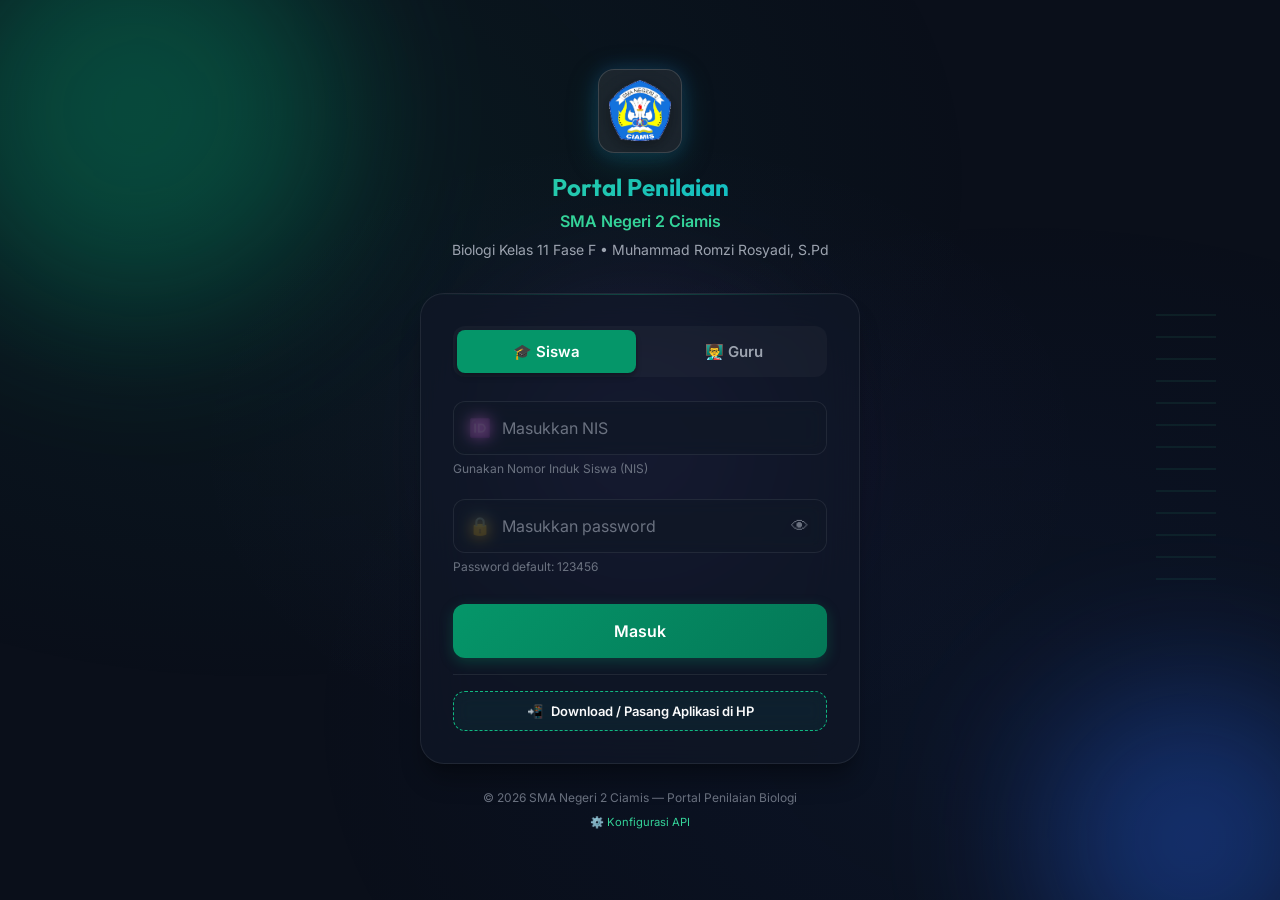
<file: public/index.html>
<!DOCTYPE html>
<html lang="id">
<head>
  <meta charset="UTF-8">
  <meta name="viewport" content="width=device-width, initial-scale=1.0">
  <meta name="description" content="Portal Penilaian Biologi Kelas 11 Fase F - SMA Negeri 2 Ciamis">
  <title>Login - Penilaian Biologi | SMA Negeri 2 Ciamis</title>
  <link rel="stylesheet" href="css/global.css">
  <link rel="stylesheet" href="css/auth.css">
  <link rel="icon" type="image/png" href="images/icon-192.png">
  <link rel="manifest" href="manifest.json">
  <meta name="theme-color" content="#0f172a">
  <meta name="apple-mobile-web-app-capable" content="yes">
  <meta name="apple-mobile-web-app-status-bar-style" content="black-translucent">
  <meta name="apple-mobile-web-app-title" content="Nilai Biologi">
  <link rel="apple-touch-icon" href="images/apple-touch-icon.png">
</head>
<body>
  <!-- Animated Background -->
  <div class="auth-bg">
    <div class="orb orb-1"></div>
    <div class="orb orb-2"></div>
    <div class="orb orb-3"></div>
  </div>
  <div class="dna-decoration"></div>

  <div class="auth-page">
    <div class="auth-container">
      <!-- Header -->
      <div class="auth-header">
        <div class="auth-logo">
          <img src="images/logo.png" alt="Logo SMA Negeri 2 Ciamis" onerror="this.src='https://blogger.googleusercontent.com/img/b/R29vZ2xl/AVvXsEjkivZZWq710R9bcyNcRC5qdeCUQ-JhiFTtUJ5vYfSG-nGZqXLM-mfZFDnoxuENZ3LWV1Tk9NGomIpD1XygvXTJMbczibyejOxEx6-_Y9rVB_Cr91KdTQuk1UjXwNugQPx-o9ei7t3BxC-f40yuK-bmp47VkKHaoOhOzqESITzCQV50QIxNc32bv65Qom9q/s320/download.png'">
        </div>
        <h1 class="text-gradient">Portal Penilaian</h1>
        <div class="school-name">SMA Negeri 2 Ciamis</div>
        <div class="teacher-name">Biologi Kelas 11 Fase F • Muhammad Romzi Rosyadi, S.Pd</div>
      </div>

      <!-- API Setup Notice (hidden after configured) -->
      <div class="card mb-6" id="apiSetup" style="display: none;">
        <div class="card-header">
          <h4>⚙️ Konfigurasi API</h4>
        </div>
        <div class="card-body">
          <p class="text-sm text-muted mb-4">Masukkan URL deployment Google Apps Script Anda:</p>
          <div class="form-group">
            <input type="url" class="form-input" id="apiUrlInput" placeholder="https://script.google.com/macros/s/xxxxx/exec">
          </div>
          <button class="btn btn-primary w-full" onclick="saveApiUrl()">Simpan & Lanjutkan</button>
        </div>
      </div>

      <!-- Login Card -->
      <div class="auth-card" id="loginCard">
        <!-- Role Switcher -->
        <div class="role-switcher">
          <button class="role-btn active" data-role="siswa" onclick="switchRole('siswa')">
            🎓 Siswa
          </button>
          <button class="role-btn" data-role="guru" onclick="switchRole('guru')">
            👨‍🏫 Guru
          </button>
        </div>

        <!-- Error Message -->
        <div class="login-error" id="loginError">
          <span>⚠</span>
          <span id="loginErrorText"></span>
        </div>

        <!-- Login Form -->
        <form class="login-form" id="loginForm" onsubmit="handleLogin(event)">
          <!-- Username / NIS -->
          <div class="form-group">
            <div class="input-icon-wrapper">
              <span class="input-icon">🆔</span>
              <input type="text" class="form-input" id="loginUsername" 
                     placeholder="Masukkan NIS" required autocomplete="username">
            </div>
            <div class="form-hint" id="usernameHint">Gunakan Nomor Induk Siswa (NIS)</div>
          </div>

          <!-- Password -->
          <div class="form-group">
            <div class="input-icon-wrapper">
              <span class="input-icon">🔒</span>
              <input type="password" class="form-input" id="loginPassword" 
                     placeholder="Masukkan password" required autocomplete="current-password">
              <button type="button" class="password-toggle" onclick="togglePassword()">
                👁
              </button>
            </div>
            <div class="form-hint" id="passwordHint">Password default: 123456</div>
          </div>

          <!-- Submit -->
          <button type="submit" class="btn btn-primary login-btn" id="loginBtn">
            <span id="loginBtnText">Masuk</span>
            <div class="spinner spinner-sm" id="loginSpinner" style="display: none;"></div>
          </button>
        </form>

        <!-- PWA Install Button -->
        <div style="margin-top: var(--space-4); border-top: 1px solid var(--border-primary); padding-top: var(--space-4);">
          <button type="button" class="btn btn-secondary btn-sm w-full" onclick="UI.triggerPwaInstall()" style="display: flex; align-items: center; justify-content: center; gap: 8px; border: 1px dashed var(--primary-500); background: rgba(13, 148, 136, 0.08); font-weight: 600; padding: 10px;">
            <span>📲</span> Download / Pasang Aplikasi di HP
          </button>
        </div>
      </div>

      <!-- Footer -->
      <div class="auth-footer">
        <p>© 2026 SMA Negeri 2 Ciamis — Portal Penilaian Biologi</p>
        <p style="margin-top: 4px;">
          <a href="#" onclick="showApiConfig()" style="font-size: 0.7rem;">⚙️ Konfigurasi API</a>
        </p>
      </div>
    </div>
  </div>

  <script src="js/api.js"></script>
  <script src="js/ui.js"></script>
  <script>
    let currentRole = 'siswa';

    // Check if API is configured
    document.addEventListener('DOMContentLoaded', () => {
      // Check if user just logged out
      try {
        if (sessionStorage.getItem('just_logged_out')) {
          sessionStorage.removeItem('just_logged_out');
          if (typeof UI !== 'undefined' && UI.toastInfo) {
            UI.toastInfo('Berhasil Keluar', 'Anda telah keluar dari aplikasi.');
          }
        }
      } catch (e) {}

      const apiUrl = API.getBaseUrl();
      if (!apiUrl) {
        document.getElementById('apiSetup').style.display = 'block';
        document.getElementById('loginCard').style.display = 'none';
      }

      // Auto-redirect if logged in
      if (API.isLoggedIn()) {
        const user = API.getUser();
        if (user && user.role === 'guru') {
          window.location.replace('guru/dashboard.html');
        } else if (user && user.role === 'siswa') {
          window.location.replace('siswa/dashboard.html');
        }
      }
    });

    function saveApiUrl() {
      const url = document.getElementById('apiUrlInput').value.trim();
      if (!url) {
        UI.toastError('Error', 'Masukkan URL yang valid');
        return;
      }
      API.setBaseUrl(url);
      document.getElementById('apiSetup').style.display = 'none';
      document.getElementById('loginCard').style.display = 'block';
      UI.toastSuccess('Berhasil', 'API URL berhasil disimpan');
    }

    function showApiConfig() {
      document.getElementById('apiSetup').style.display = 'block';
      document.getElementById('apiUrlInput').value = API.getBaseUrl();
    }

    function switchRole(role) {
      currentRole = role;
      document.querySelectorAll('.role-btn').forEach(btn => {
        btn.classList.toggle('active', btn.dataset.role === role);
      });

      const usernameInput = document.getElementById('loginUsername');
      const usernameHint = document.getElementById('usernameHint');
      const passwordHint = document.getElementById('passwordHint');

      if (role === 'siswa') {
        usernameInput.placeholder = 'Masukkan NIS';
        usernameHint.textContent = 'Gunakan Nomor Induk Siswa (NIS)';
        passwordHint.textContent = 'Password default: 123456';
      } else {
        usernameInput.placeholder = 'Username guru';
        usernameHint.textContent = 'Gunakan username yang diberikan';
        passwordHint.textContent = '';
      }

      // Clear error
      document.getElementById('loginError').classList.remove('show');
    }

    function togglePassword() {
      const input = document.getElementById('loginPassword');
      const btn = document.querySelector('.password-toggle');
      if (input.type === 'password') {
        input.type = 'text';
        btn.textContent = '🙈';
      } else {
        input.type = 'password';
        btn.textContent = '👁';
      }
    }

    async function handleLogin(e) {
      e.preventDefault();

      const username = document.getElementById('loginUsername').value.trim();
      const password = document.getElementById('loginPassword').value;
      const errorEl = document.getElementById('loginError');
      const errorText = document.getElementById('loginErrorText');
      const btn = document.getElementById('loginBtn');
      const btnText = document.getElementById('loginBtnText');
      const spinner = document.getElementById('loginSpinner');

      errorEl.classList.remove('show');

      // Validate
      if (!username || !password) {
        errorText.textContent = 'Username dan password harus diisi';
        errorEl.classList.add('show');
        return;
      }

      // Loading state
      btn.disabled = true;
      btnText.textContent = 'Memproses...';
      spinner.style.display = 'inline-block';

      try {
        const data = await API.login(username, password, currentRole);
        
        UI.toastSuccess('Login Berhasil', `Selamat datang, ${data.user.nama || data.user.name}!`);

        setTimeout(() => {
          if (data.user.role === 'guru') {
            window.location.replace('guru/dashboard.html');
          } else {
            window.location.replace('siswa/dashboard.html');
          }
        }, 300);

      } catch (err) {
        errorText.textContent = err.message;
        errorEl.classList.add('show');
        btn.disabled = false;
        btnText.textContent = 'Masuk';
        spinner.style.display = 'none';
      }
    }
  </script>
</body>
</html>
</file>
<file: public/css/global.css>
/* ============================================================
   DESIGN SYSTEM - Aplikasi Penilaian Biologi
   SMA Negeri 2 Ciamis
   ============================================================ */

@import url('https://fonts.googleapis.com/css2?family=Inter:wght@300;400;500;600;700;800&family=Outfit:wght@400;500;600;700;800&display=swap');

/* ============================================================
   CSS CUSTOM PROPERTIES
   ============================================================ */
:root {
  /* Primary Colors - Emerald Green (Biology theme) */
  --primary-50: #ecfdf5;
  --primary-100: #d1fae5;
  --primary-200: #a7f3d0;
  --primary-300: #6ee7b7;
  --primary-400: #34d399;
  --primary-500: #10b981;
  --primary-600: #059669;
  --primary-700: #047857;
  --primary-800: #065f46;
  --primary-900: #064e3b;

  /* Secondary Colors - Deep Blue */
  --secondary-50: #eff6ff;
  --secondary-100: #dbeafe;
  --secondary-200: #bfdbfe;
  --secondary-300: #93c5fd;
  --secondary-400: #60a5fa;
  --secondary-500: #3b82f6;
  --secondary-600: #2563eb;
  --secondary-700: #1d4ed8;
  --secondary-800: #1e40af;
  --secondary-900: #1e3a8a;

  /* Accent Colors */
  --accent-amber: #f59e0b;
  --accent-amber-light: #fbbf24;
  --accent-rose: #f43f5e;
  --accent-rose-light: #fb7185;
  --accent-violet: #8b5cf6;
  --accent-violet-light: #a78bfa;
  --accent-teal: #14b8a6;
  --accent-cyan: #06b6d4;

  /* Dark Theme */
  --bg-primary: #0a0f1a;
  --bg-secondary: #111827;
  --bg-tertiary: #1f2937;
  --bg-card: rgba(17, 24, 39, 0.7);
  --bg-glass: rgba(17, 24, 39, 0.5);
  --bg-glass-light: rgba(31, 41, 55, 0.6);
  --bg-hover: rgba(31, 41, 55, 0.8);

  /* Surface */
  --surface-1: rgba(255, 255, 255, 0.03);
  --surface-2: rgba(255, 255, 255, 0.06);
  --surface-3: rgba(255, 255, 255, 0.09);

  /* Text Colors */
  --text-primary: #f9fafb;
  --text-secondary: #d1d5db;
  --text-tertiary: #9ca3af;
  --text-muted: #6b7280;
  --text-inverse: #111827;

  /* Border */
  --border-primary: rgba(255, 255, 255, 0.08);
  --border-secondary: rgba(255, 255, 255, 0.12);
  --border-focus: rgba(16, 185, 129, 0.5);

  /* Status */
  --success: #10b981;
  --success-bg: rgba(16, 185, 129, 0.15);
  --warning: #f59e0b;
  --warning-bg: rgba(245, 158, 11, 0.15);
  --danger: #f43f5e;
  --danger-bg: rgba(244, 63, 94, 0.15);
  --info: #3b82f6;
  --info-bg: rgba(59, 130, 246, 0.15);

  /* Shadows */
  --shadow-sm: 0 1px 2px rgba(0, 0, 0, 0.3);
  --shadow-md: 0 4px 6px -1px rgba(0, 0, 0, 0.3), 0 2px 4px -2px rgba(0, 0, 0, 0.2);
  --shadow-lg: 0 10px 15px -3px rgba(0, 0, 0, 0.3), 0 4px 6px -4px rgba(0, 0, 0, 0.2);
  --shadow-xl: 0 20px 25px -5px rgba(0, 0, 0, 0.3), 0 8px 10px -6px rgba(0, 0, 0, 0.2);
  --shadow-glow: 0 0 20px rgba(16, 185, 129, 0.15);
  --shadow-glow-lg: 0 0 40px rgba(16, 185, 129, 0.2);

  /* Spacing */
  --space-1: 0.25rem;
  --space-2: 0.5rem;
  --space-3: 0.75rem;
  --space-4: 1rem;
  --space-5: 1.25rem;
  --space-6: 1.5rem;
  --space-8: 2rem;
  --space-10: 2.5rem;
  --space-12: 3rem;
  --space-16: 4rem;

  /* Border Radius */
  --radius-sm: 0.375rem;
  --radius-md: 0.5rem;
  --radius-lg: 0.75rem;
  --radius-xl: 1rem;
  --radius-2xl: 1.5rem;
  --radius-full: 9999px;

  /* Transitions */
  --transition-fast: 150ms cubic-bezier(0.4, 0, 0.2, 1);
  --transition-normal: 250ms cubic-bezier(0.4, 0, 0.2, 1);
  --transition-slow: 350ms cubic-bezier(0.4, 0, 0.2, 1);
  --transition-spring: 500ms cubic-bezier(0.34, 1.56, 0.64, 1);

  /* Font */
  --font-sans: 'Inter', -apple-system, BlinkMacSystemFont, 'Segoe UI', sans-serif;
  --font-heading: 'Outfit', 'Inter', sans-serif;

  /* Z-index layers */
  --z-dropdown: 100;
  --z-sticky: 200;
  --z-fixed: 300;
  --z-modal-backdrop: 400;
  --z-modal: 500;
  --z-toast: 600;
  --z-tooltip: 700;
}

/* ============================================================
   RESET & BASE
   ============================================================ */
*, *::before, *::after {
  margin: 0;
  padding: 0;
  box-sizing: border-box;
}

html {
  font-size: 16px;
  scroll-behavior: smooth;
  -webkit-font-smoothing: antialiased;
  -moz-osx-font-smoothing: grayscale;
}

body {
  font-family: var(--font-sans);
  background: var(--bg-primary);
  color: var(--text-primary);
  line-height: 1.6;
  min-height: 100vh;
  overflow-x: hidden;
}

/* Animated Background */
body::before {
  content: '';
  position: fixed;
  top: 0;
  left: 0;
  width: 100%;
  height: 100%;
  background: 
    radial-gradient(ellipse at 20% 20%, rgba(5, 150, 105, 0.08) 0%, transparent 50%),
    radial-gradient(ellipse at 80% 80%, rgba(37, 99, 235, 0.06) 0%, transparent 50%),
    radial-gradient(ellipse at 50% 50%, rgba(139, 92, 246, 0.04) 0%, transparent 50%);
  pointer-events: none;
  z-index: 0;
}

a {
  color: var(--primary-400);
  text-decoration: none;
  transition: color var(--transition-fast);
}

a:hover {
  color: var(--primary-300);
}

img {
  max-width: 100%;
  height: auto;
}

/* ============================================================
   TYPOGRAPHY
   ============================================================ */
h1, h2, h3, h4, h5, h6 {
  font-family: var(--font-heading);
  font-weight: 700;
  line-height: 1.2;
  color: var(--text-primary);
}

h1 { font-size: 2.25rem; }
h2 { font-size: 1.875rem; }
h3 { font-size: 1.5rem; }
h4 { font-size: 1.25rem; }
h5 { font-size: 1.125rem; }
h6 { font-size: 1rem; }

.text-gradient {
  background: linear-gradient(135deg, var(--primary-400), var(--accent-cyan));
  -webkit-background-clip: text;
  -webkit-text-fill-color: transparent;
  background-clip: text;
}

.text-sm { font-size: 0.875rem; }
.text-xs { font-size: 0.75rem; }
.text-lg { font-size: 1.125rem; }
.text-muted { color: var(--text-tertiary); }
.text-success { color: var(--success); }
.text-danger { color: var(--danger); }
.text-warning { color: var(--warning); }

/* ============================================================
   BUTTONS
   ============================================================ */
.btn {
  display: inline-flex;
  align-items: center;
  justify-content: center;
  gap: var(--space-2);
  padding: var(--space-3) var(--space-6);
  font-family: var(--font-sans);
  font-size: 0.875rem;
  font-weight: 600;
  border: none;
  border-radius: var(--radius-lg);
  cursor: pointer;
  transition: all var(--transition-normal);
  position: relative;
  overflow: hidden;
  white-space: nowrap;
  text-decoration: none;
  line-height: 1.4;
}

.btn::after {
  content: '';
  position: absolute;
  top: 50%;
  left: 50%;
  width: 0;
  height: 0;
  background: rgba(255, 255, 255, 0.15);
  border-radius: 50%;
  transform: translate(-50%, -50%);
  transition: width 0.6s ease, height 0.6s ease;
}

.btn:active::after {
  width: 300px;
  height: 300px;
}

.btn-primary {
  background: linear-gradient(135deg, var(--primary-600), var(--primary-700));
  color: white;
  box-shadow: 0 4px 14px rgba(5, 150, 105, 0.3);
}

.btn-primary:hover {
  background: linear-gradient(135deg, var(--primary-500), var(--primary-600));
  box-shadow: 0 6px 20px rgba(5, 150, 105, 0.4);
  transform: translateY(-1px);
}

.btn-secondary {
  background: var(--bg-glass-light);
  color: var(--text-primary);
  border: 1px solid var(--border-secondary);
  backdrop-filter: blur(8px);
}

.btn-secondary:hover {
  background: var(--bg-hover);
  border-color: var(--primary-600);
}

.btn-danger {
  background: linear-gradient(135deg, var(--accent-rose), #e11d48);
  color: white;
  box-shadow: 0 4px 14px rgba(244, 63, 94, 0.3);
}

.btn-danger:hover {
  box-shadow: 0 6px 20px rgba(244, 63, 94, 0.4);
  transform: translateY(-1px);
}

.btn-ghost {
  background: transparent;
  color: var(--text-secondary);
  border: 1px solid transparent;
}

.btn-ghost:hover {
  background: var(--surface-2);
  color: var(--text-primary);
}

.btn-success {
  background: linear-gradient(135deg, var(--primary-500), var(--accent-teal));
  color: white;
  box-shadow: 0 4px 14px rgba(16, 185, 129, 0.3);
}

.btn-success:hover {
  box-shadow: 0 6px 20px rgba(16, 185, 129, 0.4);
  transform: translateY(-1px);
}

.btn-sm {
  padding: var(--space-2) var(--space-4);
  font-size: 0.8125rem;
}

.btn-lg {
  padding: var(--space-4) var(--space-8);
  font-size: 1rem;
}

.btn-icon {
  width: 40px;
  height: 40px;
  padding: 0;
  border-radius: var(--radius-lg);
}

.btn-icon.btn-sm {
  width: 32px;
  height: 32px;
}

.btn:disabled {
  opacity: 0.5;
  cursor: not-allowed;
  transform: none !important;
}

/* ============================================================
   FORMS / INPUTS
   ============================================================ */
.form-group {
  margin-bottom: var(--space-5);
  position: relative;
}

.form-label {
  display: block;
  font-size: 0.875rem;
  font-weight: 500;
  color: var(--text-secondary);
  margin-bottom: var(--space-2);
}

.form-input,
.form-select,
.form-textarea {
  width: 100%;
  padding: var(--space-3) var(--space-4);
  background: var(--bg-glass);
  border: 1px solid var(--border-primary);
  border-radius: var(--radius-lg);
  color: var(--text-primary);
  font-family: var(--font-sans);
  font-size: 0.9375rem;
  transition: all var(--transition-fast);
  backdrop-filter: blur(8px);
}

.form-input:focus,
.form-select:focus,
.form-textarea:focus {
  outline: none;
  border-color: var(--primary-500);
  box-shadow: 0 0 0 3px rgba(16, 185, 129, 0.15), var(--shadow-glow);
}

.form-input::placeholder {
  color: var(--text-muted);
}

.form-select {
  appearance: none;
  background-image: url("data:image/svg+xml,%3Csvg xmlns='http://www.w3.org/2000/svg' width='16' height='16' fill='%239ca3af' viewBox='0 0 16 16'%3E%3Cpath d='M8 11L3 6h10z'/%3E%3C/svg%3E");
  background-repeat: no-repeat;
  background-position: right 12px center;
  padding-right: 36px;
  cursor: pointer;
}

.form-select option {
  background: var(--bg-secondary);
  color: var(--text-primary);
}

.form-textarea {
  resize: vertical;
  min-height: 80px;
}

.form-hint {
  font-size: 0.75rem;
  color: var(--text-muted);
  margin-top: var(--space-1);
}

.form-error {
  font-size: 0.75rem;
  color: var(--danger);
  margin-top: var(--space-1);
}

/* Input with icon */
.input-icon-wrapper {
  position: relative;
}

.input-icon-wrapper .form-input {
  padding-left: 44px;
}

.input-icon-wrapper .input-icon {
  position: absolute;
  left: 14px;
  top: 50%;
  transform: translateY(-50%);
  color: var(--text-muted);
  font-size: 1.1rem;
  pointer-events: none;
}

/* ============================================================
   CARDS
   ============================================================ */
.card {
  background: var(--bg-card);
  border: 1px solid var(--border-primary);
  border-radius: var(--radius-xl);
  padding: var(--space-6);
  backdrop-filter: blur(20px);
  transition: all var(--transition-normal);
  position: relative;
  overflow: hidden;
  min-width: 0;
  max-width: 100%;
  box-sizing: border-box;
}

.card::before {
  content: '';
  position: absolute;
  top: 0;
  left: 0;
  right: 0;
  height: 1px;
  background: linear-gradient(90deg, transparent, rgba(255,255,255,0.1), transparent);
}

.card:hover {
  border-color: var(--border-secondary);
  box-shadow: var(--shadow-lg);
}

.card-header {
  display: flex;
  align-items: center;
  justify-content: space-between;
  margin-bottom: var(--space-5);
}

.card-title {
  font-family: var(--font-heading);
  font-size: 1.125rem;
  font-weight: 600;
}

.card-body {
  position: relative;
}

.card-footer {
  margin-top: var(--space-5);
  padding-top: var(--space-4);
  border-top: 1px solid var(--border-primary);
}

/* Stat Card */
.stat-card {
  text-align: center;
  padding: var(--space-6);
}

.stat-card .stat-icon {
  width: 48px;
  height: 48px;
  border-radius: var(--radius-lg);
  display: flex;
  align-items: center;
  justify-content: center;
  font-size: 1.5rem;
  margin: 0 auto var(--space-4);
}

.stat-card .stat-value {
  font-family: var(--font-heading);
  font-size: 2rem;
  font-weight: 800;
  margin-bottom: var(--space-1);
}

.stat-card .stat-label {
  font-size: 0.8125rem;
  color: var(--text-tertiary);
  font-weight: 500;
}

/* ============================================================
   TABLES
   ============================================================ */
.table-container {
  display: block;
  width: 100%;
  max-width: 100%;
  min-width: 0;
  overflow-x: auto;
  overflow-y: visible;
  border-radius: var(--radius-lg);
  border: 1px solid var(--border-primary);
  scroll-behavior: smooth;
  -webkit-overflow-scrolling: touch;
  scrollbar-width: thin;
  scrollbar-color: var(--primary-600) #0d1524;
  box-sizing: border-box;
}

/* Prominent custom scrollbar for horizontal scrolling tables */
.table-container::-webkit-scrollbar {
  height: 10px;
  width: 10px;
}

.table-container::-webkit-scrollbar-track {
  background: #0d1524;
  border-radius: 6px;
  border: 1px solid rgba(255, 255, 255, 0.06);
}

.table-container::-webkit-scrollbar-thumb {
  background: linear-gradient(90deg, var(--primary-600), var(--primary-500));
  border-radius: 6px;
  border: 2px solid #0d1524;
}

.table-container::-webkit-scrollbar-thumb:hover {
  background: linear-gradient(90deg, var(--primary-500), var(--primary-400));
}

.table {
  width: 100%;
  border-collapse: collapse;
  font-size: 0.875rem;
}

.table thead {
  background: var(--bg-glass-light);
  position: sticky;
  top: 0;
  z-index: 1;
}

.table th {
  padding: var(--space-3) var(--space-4);
  text-align: left;
  font-weight: 600;
  color: var(--text-secondary);
  font-size: 0.8125rem;
  text-transform: uppercase;
  letter-spacing: 0.05em;
  border-bottom: 1px solid var(--border-primary);
  white-space: nowrap;
}

.table td {
  padding: var(--space-3) var(--space-4);
  border-bottom: 1px solid var(--border-primary);
  color: var(--text-primary);
  vertical-align: middle;
}

.table tbody tr {
  transition: background var(--transition-fast);
}

.table tbody tr:hover {
  background: var(--surface-2);
}

.table tbody tr:last-child td {
  border-bottom: none;
}

/* Editable cell */
.table td.editable {
  cursor: pointer;
  position: relative;
}

.table td.editable:hover {
  background: var(--surface-3);
}

.table td.editable input {
  width: 100%;
  padding: var(--space-1) var(--space-2);
  background: var(--bg-primary);
  border: 1px solid var(--primary-500);
  border-radius: var(--radius-sm);
  color: var(--text-primary);
  font-size: 0.875rem;
  font-family: var(--font-sans);
  text-align: center;
}

.table td.editable input:focus {
  outline: none;
  box-shadow: 0 0 0 2px rgba(16, 185, 129, 0.3);
}

/* Grade colors */
.grade-high { color: var(--success); font-weight: 600; }
.grade-mid { color: var(--accent-amber); font-weight: 600; }
.grade-low { color: var(--danger); font-weight: 600; }

/* ============================================================
   BADGES
   ============================================================ */
.badge {
  display: inline-flex;
  align-items: center;
  gap: var(--space-1);
  padding: var(--space-1) var(--space-3);
  font-size: 0.75rem;
  font-weight: 600;
  border-radius: var(--radius-full);
  white-space: nowrap;
}

.badge-success {
  background: var(--success-bg);
  color: var(--success);
}

.badge-danger {
  background: var(--danger-bg);
  color: var(--danger);
}

.badge-warning {
  background: var(--warning-bg);
  color: var(--warning);
}

.badge-info {
  background: var(--info-bg);
  color: var(--info);
}

.badge-neutral {
  background: var(--surface-3);
  color: var(--text-secondary);
}

/* Predikat badges */
.badge-A { background: rgba(16, 185, 129, 0.15); color: #34d399; }
.badge-B { background: rgba(59, 130, 246, 0.15); color: #60a5fa; }
.badge-C { background: rgba(245, 158, 11, 0.15); color: #fbbf24; }
.badge-D { background: rgba(244, 63, 94, 0.15); color: #fb7185; }

/* ============================================================
   MODAL
   ============================================================ */
.modal-overlay {
  position: fixed;
  inset: 0;
  background: rgba(0, 0, 0, 0.6);
  backdrop-filter: blur(4px);
  z-index: var(--z-modal-backdrop);
  display: flex;
  align-items: center;
  justify-content: center;
  padding: var(--space-4);
  opacity: 0;
  visibility: hidden;
  transition: all var(--transition-normal);
}

.modal-overlay.active {
  opacity: 1;
  visibility: visible;
}

.modal {
  background: var(--bg-secondary);
  border: 1px solid var(--border-secondary);
  border-radius: var(--radius-2xl);
  width: 100%;
  max-width: 500px;
  max-height: 90vh;
  overflow-y: auto;
  padding: var(--space-8);
  transform: scale(0.9) translateY(20px);
  transition: transform var(--transition-spring);
  position: relative;
}

.modal-overlay.active .modal {
  transform: scale(1) translateY(0);
}

.modal-close {
  position: absolute;
  top: var(--space-4);
  right: var(--space-4);
  width: 32px;
  height: 32px;
  display: flex;
  align-items: center;
  justify-content: center;
  background: var(--surface-2);
  border: none;
  border-radius: var(--radius-md);
  color: var(--text-secondary);
  cursor: pointer;
  transition: all var(--transition-fast);
  font-size: 1.2rem;
}

.modal-close:hover {
  background: var(--surface-3);
  color: var(--text-primary);
}

.modal h3 {
  margin-bottom: var(--space-6);
}

/* ============================================================
   TOAST NOTIFICATIONS
   ============================================================ */
.toast-container {
  position: fixed;
  top: var(--space-6);
  right: var(--space-6);
  z-index: var(--z-toast);
  display: flex;
  flex-direction: column;
  gap: var(--space-3);
  max-width: 400px;
}

.toast {
  background: var(--bg-secondary);
  border: 1px solid var(--border-secondary);
  border-radius: var(--radius-lg);
  padding: var(--space-4) var(--space-5);
  display: flex;
  align-items: flex-start;
  gap: var(--space-3);
  box-shadow: var(--shadow-xl);
  animation: toastSlideIn 0.4s var(--transition-spring) forwards;
  backdrop-filter: blur(20px);
  position: relative;
  overflow: hidden;
}

.toast::before {
  content: '';
  position: absolute;
  left: 0;
  top: 0;
  bottom: 0;
  width: 4px;
}

.toast-success::before { background: var(--success); }
.toast-error::before { background: var(--danger); }
.toast-warning::before { background: var(--warning); }
.toast-info::before { background: var(--info); }

.toast-icon {
  font-size: 1.25rem;
  flex-shrink: 0;
  margin-top: 2px;
}

.toast-success .toast-icon { color: var(--success); }
.toast-error .toast-icon { color: var(--danger); }
.toast-warning .toast-icon { color: var(--warning); }
.toast-info .toast-icon { color: var(--info); }

.toast-content {
  flex: 1;
}

.toast-title {
  font-weight: 600;
  font-size: 0.875rem;
  margin-bottom: var(--space-1);
}

.toast-message {
  font-size: 0.8125rem;
  color: var(--text-secondary);
}

.toast-close {
  background: none;
  border: none;
  color: var(--text-muted);
  cursor: pointer;
  padding: var(--space-1);
  font-size: 1rem;
  transition: color var(--transition-fast);
}

.toast-close:hover {
  color: var(--text-primary);
}

.toast-exit {
  animation: toastSlideOut 0.3s ease forwards;
}

@keyframes toastSlideIn {
  from {
    opacity: 0;
    transform: translateX(100%);
  }
  to {
    opacity: 1;
    transform: translateX(0);
  }
}

@keyframes toastSlideOut {
  from {
    opacity: 1;
    transform: translateX(0);
  }
  to {
    opacity: 0;
    transform: translateX(100%);
  }
}

/* ============================================================
   NOTIFICATION BELL
   ============================================================ */
.notification-bell {
  position: relative;
  cursor: pointer;
}

.notification-bell .bell-badge {
  position: absolute;
  top: -4px;
  right: -4px;
  width: 18px;
  height: 18px;
  background: var(--danger);
  color: white;
  font-size: 0.625rem;
  font-weight: 700;
  border-radius: 50%;
  display: flex;
  align-items: center;
  justify-content: center;
  animation: bellPulse 2s infinite;
}

@keyframes bellPulse {
  0%, 100% { transform: scale(1); }
  50% { transform: scale(1.15); }
}

.notification-bell .bell-icon {
  font-size: 1.3rem;
  color: var(--text-secondary);
  transition: color var(--transition-fast);
}

.notification-bell:hover .bell-icon {
  color: var(--primary-400);
}

.notification-bell.has-new .bell-icon {
  animation: bellShake 0.8s ease;
}

@keyframes bellShake {
  0%, 100% { transform: rotate(0); }
  15% { transform: rotate(15deg); }
  30% { transform: rotate(-15deg); }
  45% { transform: rotate(10deg); }
  60% { transform: rotate(-10deg); }
  75% { transform: rotate(5deg); }
}

/* Notification Dropdown */
.notification-dropdown {
  position: absolute;
  top: calc(100% + 8px);
  right: -8px;
  width: 360px;
  max-height: 400px;
  background: var(--bg-secondary);
  border: 1px solid var(--border-secondary);
  border-radius: var(--radius-xl);
  box-shadow: var(--shadow-xl);
  overflow: hidden;
  z-index: var(--z-dropdown);
  opacity: 0;
  visibility: hidden;
  transform: translateY(-8px);
  transition: all var(--transition-normal);
}

.notification-dropdown.active {
  opacity: 1;
  visibility: visible;
  transform: translateY(0);
}

.notification-dropdown-header {
  padding: var(--space-4) var(--space-5);
  border-bottom: 1px solid var(--border-primary);
  display: flex;
  align-items: center;
  justify-content: space-between;
}

.notification-dropdown-header h4 {
  font-size: 0.9375rem;
}

.notification-list {
  max-height: 320px;
  overflow-y: auto;
}

.notification-item {
  padding: var(--space-4) var(--space-5);
  border-bottom: 1px solid var(--border-primary);
  transition: background var(--transition-fast);
  cursor: pointer;
}

.notification-item:hover {
  background: var(--surface-2);
}

.notification-item:last-child {
  border-bottom: none;
}

.notification-item.unread {
  background: var(--surface-1);
  border-left: 3px solid var(--primary-500);
}

.notification-item .notif-text {
  font-size: 0.8125rem;
  color: var(--text-primary);
  margin-bottom: var(--space-1);
}

.notification-item .notif-time {
  font-size: 0.6875rem;
  color: var(--text-muted);
}

.notification-empty {
  padding: var(--space-8);
  text-align: center;
  color: var(--text-muted);
  font-size: 0.875rem;
}

/* ============================================================
   LOADING
   ============================================================ */
.loading-overlay {
  position: fixed;
  inset: 0;
  background: rgba(10, 15, 26, 0.8);
  display: flex;
  align-items: center;
  justify-content: center;
  z-index: var(--z-modal);
  backdrop-filter: blur(8px);
}

.spinner {
  width: 40px;
  height: 40px;
  border: 3px solid var(--border-primary);
  border-top-color: var(--primary-500);
  border-radius: 50%;
  animation: spin 0.8s linear infinite;
}

.spinner-sm {
  width: 20px;
  height: 20px;
  border-width: 2px;
}

@keyframes spin {
  to { transform: rotate(360deg); }
}

/* Skeleton loading */
.skeleton {
  background: linear-gradient(90deg, var(--surface-1) 25%, var(--surface-2) 50%, var(--surface-1) 75%);
  background-size: 200% 100%;
  animation: skeleton-shimmer 1.5s ease-in-out infinite;
  border-radius: var(--radius-md);
}

@keyframes skeleton-shimmer {
  0% { background-position: -200% 0; }
  100% { background-position: 200% 0; }
}

/* ============================================================
   TABS
   ============================================================ */
.tabs {
  display: flex;
  gap: var(--space-1);
  padding: var(--space-1);
  background: var(--bg-glass);
  border-radius: var(--radius-lg);
  border: 1px solid var(--border-primary);
  overflow-x: auto;
}

.tab {
  padding: var(--space-2) var(--space-5);
  border: none;
  background: transparent;
  color: var(--text-tertiary);
  font-family: var(--font-sans);
  font-size: 0.875rem;
  font-weight: 500;
  border-radius: var(--radius-md);
  cursor: pointer;
  transition: all var(--transition-fast);
  white-space: nowrap;
}

.tab:hover {
  color: var(--text-primary);
  background: var(--surface-2);
}

.tab.active {
  background: var(--primary-600);
  color: white;
  box-shadow: var(--shadow-md);
}

/* ============================================================
   UTILITY CLASSES
   ============================================================ */
.flex { display: flex; }
.flex-col { flex-direction: column; }
.items-center { align-items: center; }
.justify-center { justify-content: center; }
.justify-between { justify-content: space-between; }
.gap-2 { gap: var(--space-2); }
.gap-3 { gap: var(--space-3); }
.gap-4 { gap: var(--space-4); }
.gap-6 { gap: var(--space-6); }
.gap-8 { gap: var(--space-8); }
.flex-1 { flex: 1; }
.flex-wrap { flex-wrap: wrap; }
.w-full { width: 100%; }
.text-center { text-align: center; }
.text-right { text-align: right; }
.mt-2 { margin-top: var(--space-2); }
.mt-4 { margin-top: var(--space-4); }
.mt-6 { margin-top: var(--space-6); }
.mb-2 { margin-bottom: var(--space-2); }
.mb-4 { margin-bottom: var(--space-4); }
.mb-6 { margin-bottom: var(--space-6); }
.p-4 { padding: var(--space-4); }
.p-6 { padding: var(--space-6); }
.hidden { display: none !important; }
.truncate {
  overflow: hidden;
  text-overflow: ellipsis;
  white-space: nowrap;
}

/* Grid */
.grid {
  display: grid;
  gap: var(--space-6);
}

.grid-2 { grid-template-columns: repeat(2, 1fr); }
.grid-3 { grid-template-columns: repeat(3, 1fr); }
.grid-4 { grid-template-columns: repeat(4, 1fr); }
.grid-5 { grid-template-columns: repeat(5, 1fr); }

/* ============================================================
   ANIMATIONS
   ============================================================ */
@keyframes fadeIn {
  from { opacity: 0; }
  to { opacity: 1; }
}

@keyframes fadeInUp {
  from { opacity: 0; transform: translateY(20px); }
  to { opacity: 1; transform: translateY(0); }
}

@keyframes fadeInDown {
  from { opacity: 0; transform: translateY(-20px); }
  to { opacity: 1; transform: translateY(0); }
}

@keyframes slideInLeft {
  from { opacity: 0; transform: translateX(-20px); }
  to { opacity: 1; transform: translateX(0); }
}

@keyframes scaleIn {
  from { opacity: 0; transform: scale(0.95); }
  to { opacity: 1; transform: scale(1); }
}

@keyframes float {
  0%, 100% { transform: translateY(0); }
  50% { transform: translateY(-6px); }
}

.animate-fade-in { animation: fadeIn 0.5s ease forwards; }
.animate-fade-in-up { animation: fadeInUp 0.5s ease forwards; }
.animate-fade-in-down { animation: fadeInDown 0.5s ease forwards; }
.animate-scale-in { animation: scaleIn 0.4s ease forwards; }

/* Stagger animations */
.stagger > * {
  opacity: 0;
  animation: fadeInUp 0.5s ease forwards;
}

.stagger > *:nth-child(1) { animation-delay: 0.05s; }
.stagger > *:nth-child(2) { animation-delay: 0.1s; }
.stagger > *:nth-child(3) { animation-delay: 0.15s; }
.stagger > *:nth-child(4) { animation-delay: 0.2s; }
.stagger > *:nth-child(5) { animation-delay: 0.25s; }
.stagger > *:nth-child(6) { animation-delay: 0.3s; }
.stagger > *:nth-child(7) { animation-delay: 0.35s; }
.stagger > *:nth-child(8) { animation-delay: 0.4s; }

/* ============================================================
   SCROLLBAR
   ============================================================ */
::-webkit-scrollbar {
  width: 6px;
  height: 6px;
}

::-webkit-scrollbar-track {
  background: transparent;
}

::-webkit-scrollbar-thumb {
  background: var(--border-secondary);
  border-radius: 3px;
}

::-webkit-scrollbar-thumb:hover {
  background: var(--text-muted);
}

/* ============================================================
   RESPONSIVE
   ============================================================ */
@media (max-width: 1024px) {
  .grid-4 { grid-template-columns: repeat(2, 1fr); }
  .grid-5 { grid-template-columns: repeat(2, 1fr); }
  .grid-3 { grid-template-columns: repeat(2, 1fr); }
}

@media (max-width: 768px) {
  h1 { font-size: 1.75rem; }
  h2 { font-size: 1.5rem; }
  h3 { font-size: 1.25rem; }
  
  .grid-2, .grid-3, .grid-4, .grid-5 {
    grid-template-columns: 1fr;
  }
  
  .card { padding: var(--space-4); }
  
  .notification-dropdown {
    width: calc(100vw - 32px);
    right: -60px;
  }

  .toast-container {
    left: var(--space-4);
    right: var(--space-4);
    max-width: none;
  }
}

@media (max-width: 480px) {
  html { font-size: 14px; }
  
  .btn { padding: var(--space-3) var(--space-4); }
  .tabs { overflow-x: auto; }
}

/* ============================================================
   EMPTY STATE
   ============================================================ */
.empty-state {
  text-align: center;
  padding: var(--space-12) var(--space-6);
}

.empty-state .empty-icon {
  font-size: 3rem;
  margin-bottom: var(--space-4);
  opacity: 0.5;
}

.empty-state .empty-title {
  font-size: 1.125rem;
  font-weight: 600;
  margin-bottom: var(--space-2);
}

.empty-state .empty-text {
  font-size: 0.875rem;
  color: var(--text-muted);
  max-width: 400px;
  margin: 0 auto;
}

/* ============================================================
   PROGRESS BAR
   ============================================================ */
.progress-bar {
  height: 8px;
  background: var(--surface-2);
  border-radius: var(--radius-full);
  overflow: hidden;
}

.progress-fill {
  height: 100%;
  border-radius: var(--radius-full);
  transition: width 0.8s ease;
  background: linear-gradient(90deg, var(--primary-500), var(--accent-cyan));
}

/* ============================================================
   DROPDOWN
   ============================================================ */
.dropdown {
  position: relative;
  display: inline-block;
}

.dropdown-menu {
  position: absolute;
  top: calc(100% + 4px);
  right: 0;
  min-width: 180px;
  background: var(--bg-secondary);
  border: 1px solid var(--border-secondary);
  border-radius: var(--radius-lg);
  box-shadow: var(--shadow-xl);
  z-index: var(--z-dropdown);
  opacity: 0;
  visibility: hidden;
  transform: translateY(-4px);
  transition: all var(--transition-fast);
  padding: var(--space-2);
}

.dropdown-menu.active {
  opacity: 1;
  visibility: visible;
  transform: translateY(0);
}

.dropdown-item {
  display: flex;
  align-items: center;
  gap: var(--space-3);
  padding: var(--space-2) var(--space-3);
  font-size: 0.875rem;
  color: var(--text-secondary);
  border: none;
  background: none;
  width: 100%;
  text-align: left;
  border-radius: var(--radius-md);
  cursor: pointer;
  transition: all var(--transition-fast);
  font-family: var(--font-sans);
}

.dropdown-item:hover {
  background: var(--surface-2);
  color: var(--text-primary);
}

.dropdown-divider {
  height: 1px;
  background: var(--border-primary);
  margin: var(--space-2) 0;
}

/* ============================================================
   DRAG AND DROP
   ============================================================ */
.drop-zone {
  border: 2px dashed var(--border-secondary);
  border-radius: var(--radius-xl);
  padding: var(--space-10);
  text-align: center;
  transition: all var(--transition-normal);
  cursor: pointer;
}

.drop-zone:hover,
.drop-zone.dragover {
  border-color: var(--primary-500);
  background: rgba(16, 185, 129, 0.05);
}

.drop-zone .drop-icon {
  font-size: 2.5rem;
  margin-bottom: var(--space-4);
  opacity: 0.6;
}

.drop-zone .drop-text {
  font-size: 0.9375rem;
  color: var(--text-secondary);
  margin-bottom: var(--space-2);
}

.drop-zone .drop-hint {
  font-size: 0.75rem;
  color: var(--text-muted);
}
</file>
<file: public/css/auth.css>
/* ============================================================
   AUTH PAGES (Login)
   ============================================================ */

.auth-page {
  min-height: 100vh;
  display: flex;
  align-items: center;
  justify-content: center;
  padding: var(--space-4);
  position: relative;
  overflow: hidden;
}

/* Animated background elements */
.auth-bg {
  position: fixed;
  inset: 0;
  z-index: 0;
  overflow: hidden;
}

.auth-bg .orb {
  position: absolute;
  border-radius: 50%;
  filter: blur(80px);
  opacity: 0.4;
  animation: orbFloat 20s ease-in-out infinite;
}

.auth-bg .orb-1 {
  width: 400px;
  height: 400px;
  background: var(--primary-600);
  top: -10%;
  left: -5%;
  animation-delay: 0s;
}

.auth-bg .orb-2 {
  width: 300px;
  height: 300px;
  background: var(--secondary-600);
  bottom: -10%;
  right: -5%;
  animation-delay: -7s;
}

.auth-bg .orb-3 {
  width: 250px;
  height: 250px;
  background: var(--accent-violet);
  top: 50%;
  left: 50%;
  transform: translate(-50%, -50%);
  animation-delay: -14s;
  opacity: 0.2;
}

@keyframes orbFloat {
  0%, 100% { transform: translate(0, 0) scale(1); }
  25% { transform: translate(30px, -30px) scale(1.05); }
  50% { transform: translate(-20px, 20px) scale(0.95); }
  75% { transform: translate(15px, 15px) scale(1.02); }
}

/* DNA helix decoration */
.dna-decoration {
  position: fixed;
  right: 5%;
  top: 50%;
  transform: translateY(-50%);
  width: 60px;
  height: 300px;
  opacity: 0.08;
  z-index: 0;
}

.dna-decoration::before,
.dna-decoration::after {
  content: '';
  position: absolute;
  width: 100%;
  height: 100%;
  background: repeating-linear-gradient(
    0deg,
    transparent,
    transparent 20px,
    var(--primary-400) 20px,
    var(--primary-400) 22px
  );
  animation: dnaRotate 4s ease-in-out infinite;
}

.dna-decoration::after {
  animation-delay: -2s;
}

@keyframes dnaRotate {
  0%, 100% { transform: scaleX(1); }
  50% { transform: scaleX(-1); }
}

/* Auth Container */
.auth-container {
  width: 100%;
  max-width: 440px;
  position: relative;
  z-index: 1;
  animation: fadeInUp 0.6s ease;
}

/* School Header */
.auth-header {
  text-align: center;
  margin-bottom: var(--space-8);
}

.auth-logo {
  width: 84px;
  height: 84px;
  background: rgba(255, 255, 255, 0.08);
  border: 1px solid rgba(255, 255, 255, 0.15);
  border-radius: var(--radius-xl);
  display: flex;
  align-items: center;
  justify-content: center;
  margin: 0 auto var(--space-5);
  box-shadow: 0 8px 32px rgba(13, 148, 136, 0.25), 0 0 20px rgba(59, 130, 246, 0.2);
  backdrop-filter: blur(12px);
  padding: 10px;
  animation: float 3s ease-in-out infinite;
}

.auth-logo img {
  width: 100%;
  height: 100%;
  object-fit: contain;
  filter: drop-shadow(0 4px 8px rgba(0, 0, 0, 0.35));
}

.auth-header h1 {
  font-size: 1.5rem;
  margin-bottom: var(--space-2);
}

.auth-header .school-name {
  font-size: 1rem;
  color: var(--primary-400);
  font-weight: 600;
  margin-bottom: var(--space-1);
}

.auth-header .teacher-name {
  font-size: 0.875rem;
  color: var(--text-tertiary);
}

/* Login Card */
.auth-card {
  background: var(--bg-card);
  border: 1px solid var(--border-primary);
  border-radius: var(--radius-2xl);
  padding: var(--space-8);
  backdrop-filter: blur(24px);
  box-shadow: var(--shadow-xl);
  position: relative;
  overflow: hidden;
}

.auth-card::before {
  content: '';
  position: absolute;
  top: 0;
  left: 0;
  right: 0;
  height: 1px;
  background: linear-gradient(90deg, transparent, rgba(16, 185, 129, 0.3), transparent);
}

/* Role Switcher */
.role-switcher {
  display: flex;
  gap: var(--space-2);
  padding: var(--space-1);
  background: var(--surface-1);
  border-radius: var(--radius-lg);
  margin-bottom: var(--space-6);
}

.role-btn {
  flex: 1;
  padding: var(--space-3) var(--space-4);
  border: none;
  background: transparent;
  color: var(--text-tertiary);
  font-family: var(--font-sans);
  font-size: 0.9375rem;
  font-weight: 600;
  border-radius: var(--radius-md);
  cursor: pointer;
  transition: all var(--transition-normal);
  display: flex;
  align-items: center;
  justify-content: center;
  gap: var(--space-2);
}

.role-btn:hover {
  color: var(--text-primary);
}

.role-btn.active {
  background: var(--primary-600);
  color: white;
  box-shadow: var(--shadow-md);
}

/* Login Form */
.login-form .form-group {
  margin-bottom: var(--space-5);
}

.login-form .form-input {
  padding: var(--space-4) var(--space-4) var(--space-4) 48px;
  font-size: 1rem;
}

.login-form .input-icon {
  left: 16px;
}

.password-toggle {
  position: absolute;
  right: 14px;
  top: 50%;
  transform: translateY(-50%);
  background: none;
  border: none;
  color: var(--text-muted);
  cursor: pointer;
  font-size: 1.1rem;
  padding: var(--space-1);
  transition: color var(--transition-fast);
}

.password-toggle:hover {
  color: var(--text-secondary);
}

.login-btn {
  width: 100%;
  padding: var(--space-4);
  font-size: 1rem;
  margin-top: var(--space-2);
}

.login-error {
  background: var(--danger-bg);
  color: var(--danger);
  padding: var(--space-3) var(--space-4);
  border-radius: var(--radius-md);
  font-size: 0.875rem;
  margin-bottom: var(--space-4);
  display: none;
  align-items: center;
  gap: var(--space-2);
  animation: fadeIn 0.3s ease;
}

.login-error.show {
  display: flex;
}

/* Footer */
.auth-footer {
  text-align: center;
  margin-top: var(--space-6);
  font-size: 0.75rem;
  color: var(--text-muted);
}

.auth-footer a {
  color: var(--primary-400);
}

/* Responsive */
@media (max-width: 480px) {
  .auth-card {
    padding: var(--space-6);
  }
  
  .auth-logo {
    width: 60px;
    height: 60px;
    font-size: 1.5rem;
  }
  
  .auth-header h1 {
    font-size: 1.25rem;
  }
  
  .dna-decoration {
    display: none;
  }
}
</file>
<file: public/css/dashboard.css>
/* ============================================================
   DASHBOARD LAYOUT (Guru & Siswa shared)
   ============================================================ */

.app-layout {
  display: flex;
  min-height: 100vh;
}

/* ============================================================
   SIDEBAR
   ============================================================ */
.sidebar {
  width: 260px;
  background: var(--bg-card);
  border-right: 1px solid var(--border-primary);
  backdrop-filter: blur(20px);
  display: flex;
  flex-direction: column;
  position: fixed;
  top: 0;
  left: 0;
  bottom: 0;
  z-index: var(--z-sticky);
  transition: transform var(--transition-normal);
}

.sidebar-header {
  padding: var(--space-6) var(--space-5);
  border-bottom: 1px solid var(--border-primary);
}

.sidebar-brand {
  display: flex;
  align-items: center;
  gap: var(--space-3);
}

.sidebar-brand .brand-icon {
  width: 42px;
  height: 42px;
  background: rgba(255, 255, 255, 0.07);
  border: 1px solid rgba(255, 255, 255, 0.12);
  border-radius: var(--radius-lg);
  display: flex;
  align-items: center;
  justify-content: center;
  flex-shrink: 0;
  padding: 4px;
  box-shadow: 0 4px 12px rgba(0, 0, 0, 0.2);
  transition: transform var(--transition-fast), border-color var(--transition-fast);
}

.sidebar-brand:hover .brand-icon {
  transform: scale(1.05);
  border-color: rgba(255, 255, 255, 0.25);
}

.sidebar-brand .brand-icon img {
  width: 100%;
  height: 100%;
  object-fit: contain;
  filter: drop-shadow(0 2px 4px rgba(0, 0, 0, 0.3));
}

.sidebar-brand .brand-text {
  font-family: var(--font-heading);
  font-size: 0.9375rem;
  font-weight: 700;
  color: var(--text-primary);
  line-height: 1.3;
}

.sidebar-brand .brand-sub {
  font-size: 0.6875rem;
  color: var(--text-muted);
  font-weight: 400;
  font-family: var(--font-sans);
}

.sidebar-nav {
  flex: 1;
  padding: var(--space-4) var(--space-3);
  overflow-y: auto;
}

.nav-section {
  margin-bottom: var(--space-6);
}

.nav-section-title {
  font-size: 0.6875rem;
  font-weight: 700;
  text-transform: uppercase;
  letter-spacing: 0.1em;
  color: var(--text-muted);
  padding: 0 var(--space-3);
  margin-bottom: var(--space-2);
}

.nav-item {
  display: flex;
  align-items: center;
  gap: var(--space-3);
  padding: var(--space-3) var(--space-3);
  border-radius: var(--radius-lg);
  color: var(--text-secondary);
  font-size: 0.875rem;
  font-weight: 500;
  cursor: pointer;
  transition: all var(--transition-fast);
  border: none;
  background: none;
  width: 100%;
  text-align: left;
  font-family: var(--font-sans);
  text-decoration: none;
}

.nav-item:hover {
  background: var(--surface-2);
  color: var(--text-primary);
}

.nav-item.active {
  background: linear-gradient(135deg, rgba(5, 150, 105, 0.15), rgba(20, 184, 166, 0.1));
  color: var(--primary-400);
  border: 1px solid rgba(5, 150, 105, 0.2);
}

.nav-item .nav-icon {
  width: 20px;
  text-align: center;
  font-size: 1.1rem;
  flex-shrink: 0;
}

.nav-item .nav-badge {
  margin-left: auto;
  min-width: 20px;
  height: 20px;
  padding: 0 6px;
  background: var(--danger);
  color: white;
  font-size: 0.625rem;
  font-weight: 700;
  border-radius: var(--radius-full);
  display: flex;
  align-items: center;
  justify-content: center;
}

/* Sidebar Footer */
.sidebar-footer {
  padding: var(--space-4) var(--space-3);
  border-top: 1px solid var(--border-primary);
}

.sidebar-user {
  display: flex;
  align-items: center;
  gap: var(--space-3);
  padding: var(--space-3);
  border-radius: var(--radius-lg);
  transition: background var(--transition-fast);
  cursor: pointer;
}

.sidebar-user:hover {
  background: var(--surface-2);
}

.sidebar-user .user-avatar {
  width: 40px;
  height: 40px;
  background: linear-gradient(135deg, var(--primary-600), var(--secondary-600));
  border-radius: var(--radius-lg);
  display: flex;
  align-items: center;
  justify-content: center;
  font-size: 0.875rem;
  font-weight: 700;
  color: white;
  flex-shrink: 0;
  overflow: hidden;
  border: 1.5px solid rgba(255, 255, 255, 0.2);
  box-shadow: 0 2px 8px rgba(0, 0, 0, 0.25);
}

.sidebar-user .user-avatar img {
  width: 100%;
  height: 100%;
  object-fit: cover;
  display: block;
}

.sidebar-user .user-info {
  flex: 1;
  min-width: 0;
}

.sidebar-user .user-name {
  font-size: 0.8125rem;
  font-weight: 600;
  color: var(--text-primary);
  white-space: nowrap;
  overflow: hidden;
  text-overflow: ellipsis;
}

.sidebar-user .user-role {
  font-size: 0.6875rem;
  color: var(--text-muted);
}

.sidebar-logout {
  display: flex;
  align-items: center;
  gap: var(--space-3);
  padding: var(--space-3);
  border-radius: var(--radius-lg);
  color: var(--text-muted);
  font-size: 0.8125rem;
  cursor: pointer;
  transition: all var(--transition-fast);
  border: none;
  background: none;
  width: 100%;
  text-align: left;
  font-family: var(--font-sans);
  margin-top: var(--space-2);
}

.sidebar-logout:hover {
  background: var(--danger-bg);
  color: var(--danger);
}

/* Mobile sidebar toggle */
.sidebar-toggle {
  display: none;
  position: fixed;
  top: var(--space-4);
  left: var(--space-4);
  z-index: var(--z-fixed);
  width: 44px;
  height: 44px;
  background: var(--bg-card);
  border: 1px solid var(--border-primary);
  border-radius: var(--radius-lg);
  color: var(--text-primary);
  font-size: 1.25rem;
  cursor: pointer;
  backdrop-filter: blur(20px);
  align-items: center;
  justify-content: center;
}

.sidebar-overlay {
  display: none;
  position: fixed;
  inset: 0;
  background: rgba(0, 0, 0, 0.5);
  z-index: calc(var(--z-sticky) - 1);
}

/* ============================================================
   MAIN CONTENT
   ============================================================ */
.main-content {
  flex: 1;
  margin-left: 260px;
  min-height: 100vh;
  display: flex;
  flex-direction: column;
  min-width: 0;
  max-width: 100%;
  overflow-x: hidden;
}

/* Top Bar */
.top-bar {
  display: flex;
  align-items: center;
  justify-content: space-between;
  padding: var(--space-5) var(--space-8);
  border-bottom: 1px solid var(--border-primary);
  background: var(--bg-card);
  backdrop-filter: blur(20px);
  position: sticky;
  top: 0;
  z-index: var(--z-sticky);
  gap: var(--space-4);
}

.top-bar-left {
  display: flex;
  align-items: center;
  gap: var(--space-4);
}

.page-title {
  font-family: var(--font-heading);
  font-size: 1.25rem;
  font-weight: 700;
}

.page-subtitle {
  font-size: 0.8125rem;
  color: var(--text-muted);
}

.top-bar-right {
  display: flex;
  align-items: center;
  gap: var(--space-4);
}

/* ============================================================
   PAGE CONTENT
   ============================================================ */
.page-content {
  flex: 1;
  padding: var(--space-8);
  animation: fadeIn 0.3s ease;
  min-width: 0;
  max-width: 100%;
}

/* Action Bar */
.action-bar {
  display: flex;
  align-items: center;
  justify-content: space-between;
  flex-wrap: wrap;
  gap: var(--space-4);
  margin-bottom: var(--space-6);
}

.action-bar-left {
  display: flex;
  align-items: center;
  gap: var(--space-3);
  flex-wrap: wrap;
}

.action-bar-right {
  display: flex;
  align-items: center;
  gap: var(--space-3);
}

/* Filter bar */
.filter-bar {
  display: flex;
  gap: var(--space-3);
  flex-wrap: wrap;
  align-items: center;
}

.filter-bar .form-select {
  width: auto;
  min-width: 150px;
}

/* Inline grade editing */
.grade-input {
  width: 60px;
  padding: var(--space-1) var(--space-2);
  background: var(--bg-primary);
  border: 1px solid var(--border-primary);
  border-radius: var(--radius-sm);
  color: var(--text-primary);
  font-size: 0.875rem;
  text-align: center;
  font-family: var(--font-sans);
  transition: all var(--transition-fast);
}

.grade-input:focus {
  outline: none;
  border-color: var(--primary-500);
  box-shadow: 0 0 0 2px rgba(16, 185, 129, 0.2);
}

.grade-input.below-kkm {
  border-color: var(--danger);
  color: var(--danger);
}

.grade-input.above-kkm {
  border-color: var(--success);
  color: var(--success);
}

/* Grade cell display */
.grade-cell {
  min-width: 60px;
  text-align: center;
  font-weight: 600;
  font-variant-numeric: tabular-nums;
}

.grade-cell.below-kkm {
  color: var(--danger);
}

.grade-cell.above-kkm {
  color: var(--success);
}

/* Comment tooltip */
.comment-indicator {
  display: inline-flex;
  align-items: center;
  gap: var(--space-1);
  cursor: pointer;
  position: relative;
}

.comment-indicator .comment-dot {
  width: 6px;
  height: 6px;
  background: var(--accent-amber);
  border-radius: 50%;
}

/* ============================================================
   TABLE HORIZONTAL SCROLL & STICKY COLUMNS
   ============================================================ */

/* Scroll Wrapper with indicators */
.table-scroll-wrapper {
  position: relative;
  width: 100%;
  max-width: 100%;
  min-width: 0;
  border-radius: var(--radius-lg);
}

/* Scroll Toolbar */
.table-scroll-toolbar {
  display: flex;
  justify-content: space-between;
  align-items: center;
  flex-wrap: wrap;
  gap: var(--space-3);
  padding: var(--space-2) var(--space-4);
  background: rgba(16, 185, 129, 0.08);
  border: 1px solid rgba(16, 185, 129, 0.2);
  border-radius: var(--radius-md);
  margin-bottom: var(--space-3);
}

.scroll-hint-text {
  display: flex;
  align-items: center;
  gap: var(--space-2);
  font-size: 0.8125rem;
  color: var(--primary-300);
  font-weight: 500;
}

.scroll-status-badge {
  display: inline-flex;
  align-items: center;
  padding: 2px 8px;
  background: rgba(16, 185, 129, 0.15);
  border: 1px solid rgba(16, 185, 129, 0.3);
  border-radius: var(--radius-full);
  font-size: 0.75rem;
  color: var(--primary-200);
}

.table-scroll-actions {
  display: flex;
  align-items: center;
  gap: var(--space-2);
}

.btn-scroll {
  padding: 5px 12px;
  font-size: 0.8125rem;
  font-weight: 600;
  display: inline-flex;
  align-items: center;
  gap: 5px;
  border-radius: var(--radius-md);
  background: var(--bg-tertiary);
  color: var(--text-primary);
  border: 1px solid var(--border-primary);
  cursor: pointer;
  transition: all var(--transition-fast);
  user-select: none;
}

.btn-scroll:hover {
  background: var(--primary-600);
  color: #fff;
  border-color: var(--primary-500);
  transform: translateY(-1px);
  box-shadow: 0 2px 8px rgba(16, 185, 129, 0.3);
}

.btn-scroll:active {
  transform: translateY(0);
}

.btn-scroll.disabled,
.btn-scroll:disabled {
  opacity: 0.45;
  cursor: not-allowed;
  pointer-events: none;
}

/* Floating edge scroll buttons */
.scroll-edge-btn {
  position: absolute;
  top: 50%;
  transform: translateY(-50%);
  width: 34px;
  height: 34px;
  border-radius: 50%;
  background: rgba(16, 185, 129, 0.9);
  color: white;
  border: 1px solid rgba(255, 255, 255, 0.2);
  font-size: 1.25rem;
  font-weight: bold;
  line-height: 1;
  display: none;
  align-items: center;
  justify-content: center;
  cursor: pointer;
  z-index: 25;
  box-shadow: 0 4px 12px rgba(0, 0, 0, 0.5);
  transition: all var(--transition-fast);
}

.table-scroll-wrapper:hover .scroll-edge-btn.visible {
  display: flex;
}

.scroll-edge-btn:hover {
  background: var(--primary-500);
  transform: translateY(-50%) scale(1.12);
}

.scroll-edge-left {
  left: 326px;
}

.scroll-edge-right {
  right: 12px;
}

/* Sticky Student Columns */
.sticky-student-cols {
  border-collapse: separate;
  border-spacing: 0;
  width: max-content;
  min-width: 100%;
}

.sticky-student-cols th,
.sticky-student-cols td {
  border-bottom: 1px solid var(--border-primary);
}

.sticky-student-cols th.col-sticky-no,
.sticky-student-cols td.col-sticky-no {
  position: sticky;
  left: 0;
  width: 50px;
  min-width: 50px;
  max-width: 50px;
  z-index: 10;
  background: #0f172a;
  text-align: center;
}

.sticky-student-cols th.col-sticky-nis,
.sticky-student-cols td.col-sticky-nis {
  position: sticky;
  left: 50px;
  width: 90px;
  min-width: 90px;
  max-width: 90px;
  z-index: 10;
  background: #0f172a;
}

.sticky-student-cols th.col-sticky-nama,
.sticky-student-cols td.col-sticky-nama {
  position: sticky;
  left: 140px;
  width: 180px;
  min-width: 180px;
  max-width: 220px;
  z-index: 10;
  background: #0f172a;
  border-right: 2px solid rgba(16, 185, 129, 0.4);
  box-shadow: 4px 0 10px rgba(0, 0, 0, 0.45);
}

.sticky-student-cols thead th.col-sticky-no,
.sticky-student-cols thead th.col-sticky-nis,
.sticky-student-cols thead th.col-sticky-nama {
  z-index: 20;
  background: #141f33;
}

.sticky-student-cols thead th {
  background: #141f33;
}

.sticky-student-cols tbody tr:hover td {
  background: #1e293b;
}

.sticky-student-cols tbody tr:hover td.col-sticky-no,
.sticky-student-cols tbody tr:hover td.col-sticky-nis,
.sticky-student-cols tbody tr:hover td.col-sticky-nama {
  background: #1e293b;
}

/* Kolom Penilaian */
.col-penilaian {
  min-width: 110px;
  text-align: center;
}

.col-penilaian .grade-input {
  width: 72px;
  height: 36px;
  font-size: 0.95rem;
  font-weight: 600;
  text-align: center;
}

.col-avg {
  min-width: 95px;
  text-align: center;
}

.col-comment {
  min-width: 95px;
  text-align: center;
}

/* Scroll hint bar (bottom) */
.scroll-hint {
  display: flex;
  align-items: center;
  justify-content: center;
  gap: var(--space-2);
  padding: var(--space-2);
  font-size: 0.775rem;
  color: var(--text-muted);
  background: rgba(255, 255, 255, 0.02);
  border-bottom: 1px solid var(--border-primary);
}

/* Responsive adjustments */
@media (max-width: 768px) {
  .scroll-edge-left {
    left: 234px;
  }
}

@media (max-width: 640px) {
  .sticky-student-cols th.col-sticky-nis,
  .sticky-student-cols td.col-sticky-nis {
    display: none;
  }
  .sticky-student-cols th.col-sticky-nama,
  .sticky-student-cols td.col-sticky-nama {
    left: 50px !important;
    width: 140px;
    min-width: 140px;
    max-width: 160px;
  }
  .scroll-edge-left {
    left: 194px;
  }
}

/* ============================================================
   RESPONSIVE
   ============================================================ */
@media (max-width: 1024px) {
  .sidebar {
    transform: translateX(-100%);
  }
  
  .sidebar.open {
    transform: translateX(0);
  }
  
  .sidebar-toggle {
    display: flex;
  }
  
  .sidebar-overlay.active {
    display: block;
  }
  
  .main-content {
    margin-left: 0;
  }
  
  .top-bar {
    padding-left: 68px;
  }
  
  .page-content {
    padding: var(--space-5);
  }
}

@media (max-width: 768px) {
  .top-bar {
    flex-wrap: wrap;
  }
  
  .action-bar {
    flex-direction: column;
    align-items: stretch;
  }
  
  .action-bar-left,
  .action-bar-right {
    flex-wrap: wrap;
  }

  .filter-bar .form-select {
    width: 100%;
    min-width: unset;
  }
}
</file>
